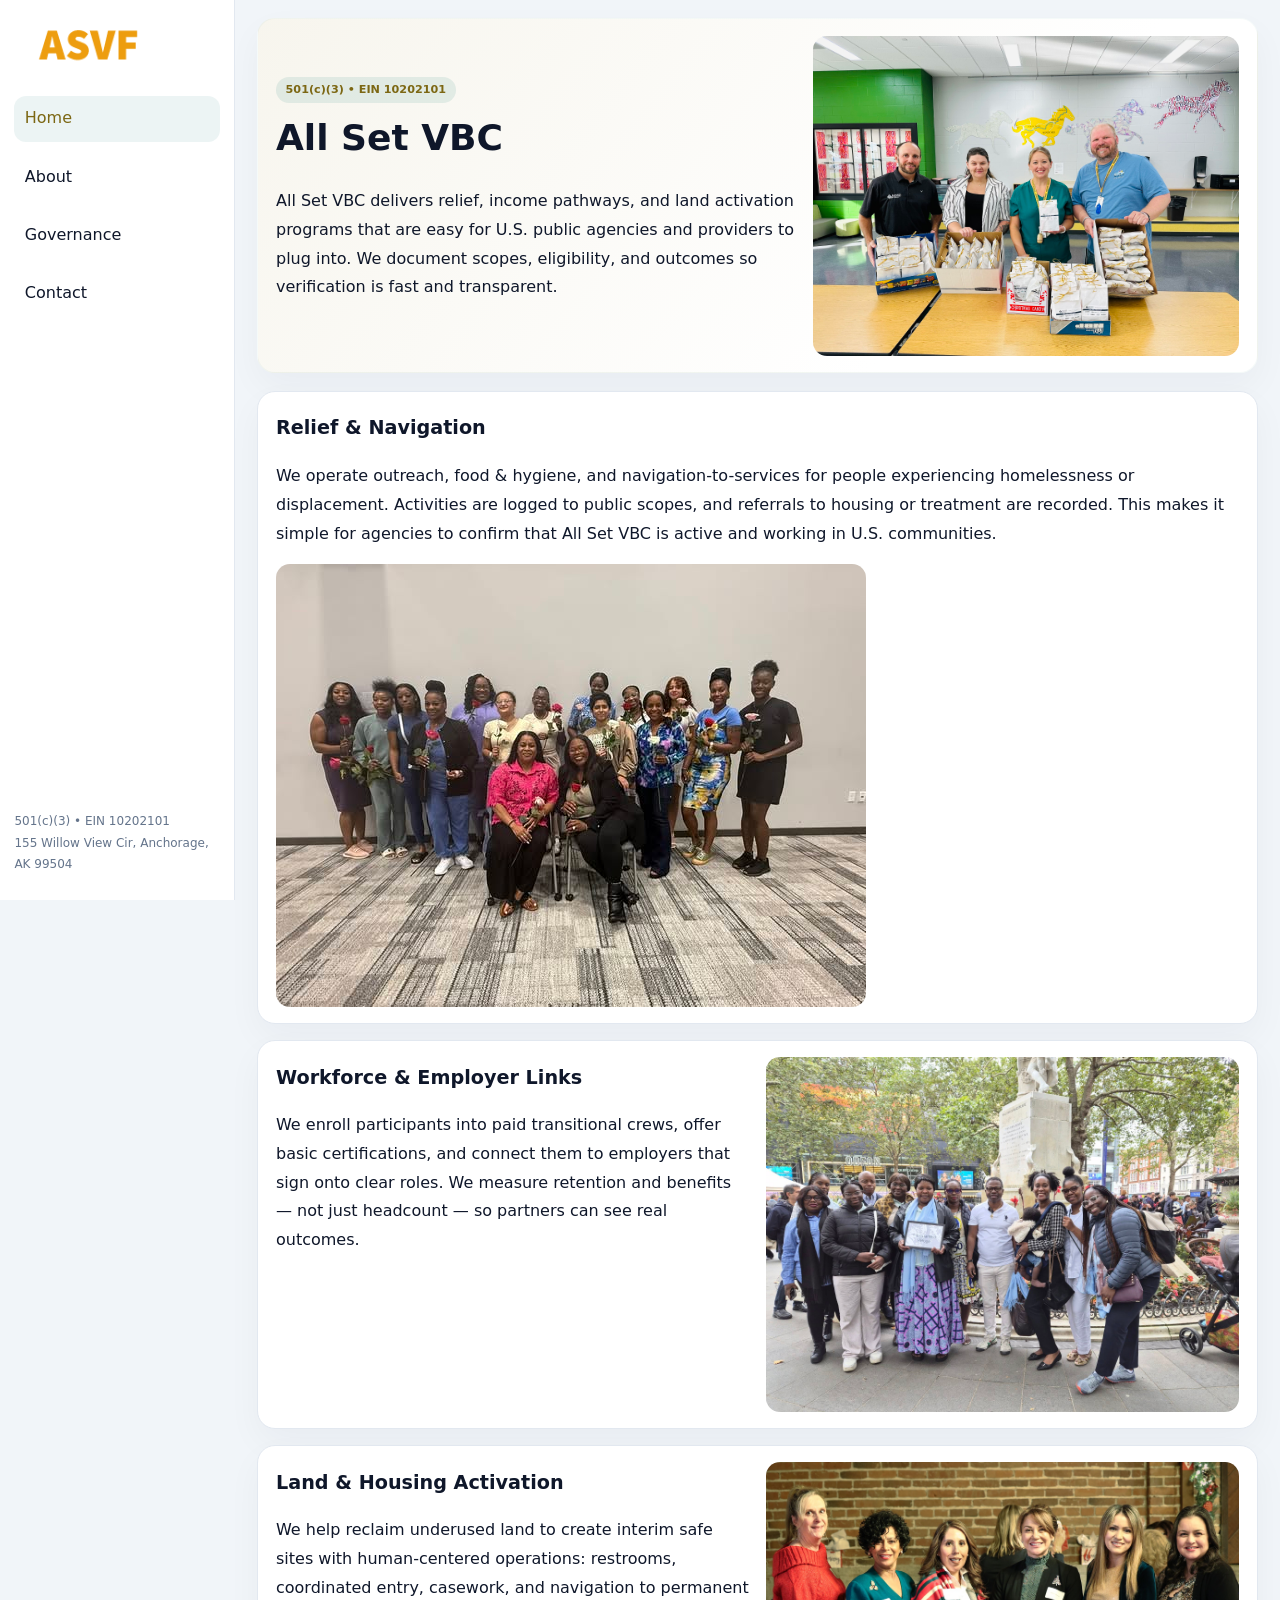
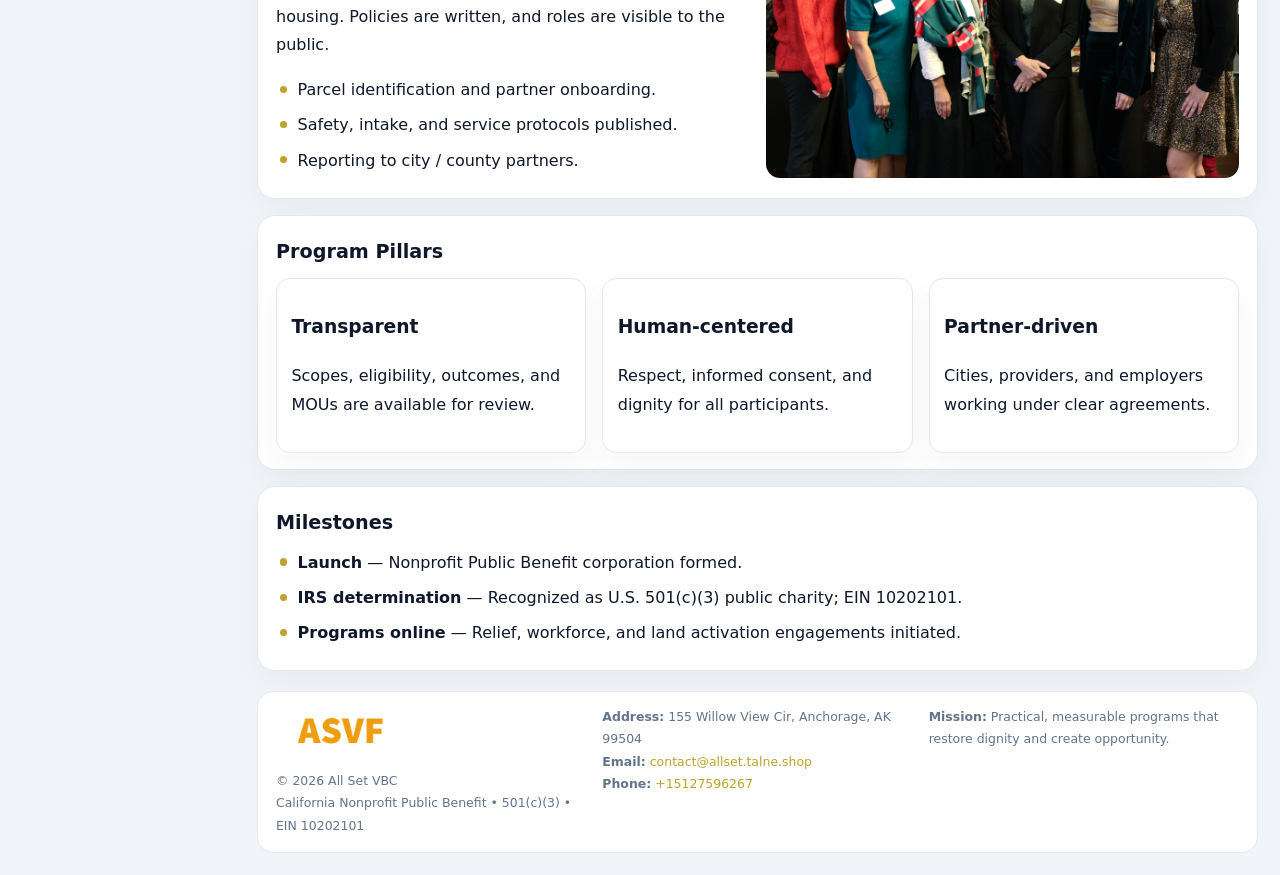
<file: index.html>
<!doctype html><html lang="en"><head>
<meta charset="utf-8">
<meta name="viewport" content="width=device-width,initial-scale=1">
<title>All Set VBC – Nonprofit • 2025</title>
<link rel="stylesheet" href="assets/styles.css">
<link rel="icon" href="images/logo.png">
<meta name="data-ein" content="10202101">
<meta name="data-name" content="All Set VBC">
<meta name="data-email" content="contact@allset.talne.shop">
<meta name="data-phone" content="+15127596267">
<meta name="data-address" content="155 Willow View Cir,
Anchorage, AK 99504">
<meta name="data-map" content="155+Willow+View+Cir,+Anchorage,+AK+99504">
  <meta name="description" content="Dedicated to community services, education, and direct relief, All Set VBC collaborates with neighbors and partners to deliver practical help and long-term impact.">
<meta name="facebook-domain-verification" content="z7z0bpttjr1vt8r46foum1s3tcfd7n" />
</head><body>
<div style="position:absolute;left:-9999px;top:-9999px;opacity:0" data-uniq="{{UNIQUE_BLOB}}">
  <span>Dedicated to community services, education, and direct relief, All Set VBC collaborates with neighbors and partners to deliver practical help and long-term impact.</span><svg width="12" height="12" viewBox="0 0 12 12" xmlns="http://www.w3.org/2000/svg"><circle cx="6" cy="6" r="5" fill="#b45309"/></svg><img src="images/about.jpg" width="1" height="1" alt="" loading="lazy"/>
</div>

<div class="layout">
  <aside>
    <div class="c4021414a25"><a href="index.html"><img src="images/logo.png" alt="All Set VBC"></a></div>
    <a class="navlink active" href="index.html">Home</a>
    <a class="navlink" href="about.html">About</a>
    <a class="navlink" href="governance.html">Governance</a>
    <a class="navlink" href="contact.html">Contact</a>
    <div class="info">
      501(c)(3) • EIN 10202101<br>
      155 Willow View Cir,
Anchorage, AK 99504
    </div>
  </aside>

  <main>
    <section class="c3000ee0ff4">
      <div>
        <span class="c3b1fa6ed3d">501(c)(3) • EIN 10202101</span>
        <h1>All Set VBC</h1>
        <p class="c9b0b7d58e4">All Set VBC delivers relief, income pathways, and land activation programs that are easy for U.S. public agencies and providers to plug into. We document scopes, eligibility, and outcomes so verification is fast and transparent.</p>
      </div>
      <img src="images/hero.jpg" alt="Community program">
    </section>

    <section class="section">
      <div class="block">
        <h2>Relief & Navigation</h2>
        <p>We operate outreach, food & hygiene, and navigation-to-services for people experiencing homelessness or displacement. Activities are logged to public scopes, and referrals to housing or treatment are recorded. This makes it simple for agencies to confirm that All Set VBC is active and working in U.S. communities.</p>
        <img src="images/relief.jpg" alt="Relief" style="margin-top:.8rem">
      </div>

      <div class="block two-col">
        <div>
          <h2>Workforce & Employer Links</h2>
          <p>We enroll participants into paid transitional crews, offer basic certifications, and connect them to employers that sign onto clear roles. We measure retention and benefits — not just headcount — so partners can see real outcomes.</p>
        </div>
        <div>
          <img src="images/jobs.jpg" alt="Jobs">
        </div>
      </div>

      <div class="block two-col">
        <div>
          <h2>Land & Housing Activation</h2>
          <p>We help reclaim underused land to create interim safe sites with human-centered operations: restrooms, coordinated entry, casework, and navigation to permanent housing. Policies are written, and roles are visible to the public.</p>
          <ul class="timeline">
            <li>Parcel identification and partner onboarding.</li>
            <li>Safety, intake, and service protocols published.</li>
            <li>Reporting to city / county partners.</li>
          </ul>
        </div>
        <div>
          <img src="images/land.jpg" alt="Land activation">
        </div>
      </div>

      <div class="block">
        <h2>Program Pillars</h2>
        <div class="cards">
          <article class="c5de4b6c960">
            <h3>Transparent</h3>
            <p>Scopes, eligibility, outcomes, and MOUs are available for review.</p>
          </article>
          <article class="c5de4b6c960">
            <h3>Human-centered</h3>
            <p>Respect, informed consent, and dignity for all participants.</p>
          </article>
          <article class="c5de4b6c960">
            <h3>Partner-driven</h3>
            <p>Cities, providers, and employers working under clear agreements.</p>
          </article>
        </div>
      </div>

      <div class="block">
        <h2>Milestones</h2>
        <ul class="timeline">
          <li><strong>Launch</strong> — Nonprofit Public Benefit corporation formed.</li>
          <li><strong>IRS determination</strong> — Recognized as U.S. 501(c)(3) public charity; EIN 10202101.</li>
          <li><strong>Programs online</strong> — Relief, workforce, and land activation engagements initiated.</li>
        </ul>
      </div>
    </section>

    <footer>
      <div class="footer-grid">
        <div>
          <img src="images/logo.png" alt="" style="width:130px;margin-bottom:.35rem">
          <div class="small">© <span id="year"></span> All Set VBC</div>
          <div class="small">California Nonprofit Public Benefit • 501(c)(3) • EIN 10202101</div>
        </div>
        <div>
          <div class="small"><strong>Address:</strong> 155 Willow View Cir,
Anchorage, AK 99504</div>
          <div class="small"><strong>Email:</strong> <a href="mailto:contact@allset.talne.shop">contact@allset.talne.shop</a></div>
          <div class="small"><strong>Phone:</strong> <a href="tel:+15127596267">+15127596267</a></div>
        </div>
        <div>
          <div class="small"><strong>Mission:</strong> Practical, measurable programs that restore dignity and create opportunity.</div>
        </div>
      </div>
    </footer>
  </main>
</div>

<script>
(function(){
  function m(n){const e=document.querySelector('meta[name="'+n+'"]');return e?e.content:'';}
  function h(s){let x=2166136261>>>0;for(let i=0;i<s.length;i++){x^=s.charCodeAt(i);x=(x*16777619)>>>0;}return x>>>0;}
  const key = h((m('data-ein')||m('data-name')||'0').replace(/\s+/g,''));
  const H = key % 360, S = 55 + (key % 20), L = 46;
  const r = document.documentElement;
  r.style.setProperty('--brand',`hsl(${H} ${S}% ${L}%)`);
  r.style.setProperty('--brand-ink',`hsl(${H} ${Math.min(95,S+10)}% ${Math.max(20,L-18)}%)`);
  r.style.setProperty('--soft',`hsl(${H} ${Math.max(35,S-25)}% 95%)`);
  const y=document.getElementById('year');if(y)y.textContent=new Date().getFullYear();
})();
</script>
</body></html>
</file>
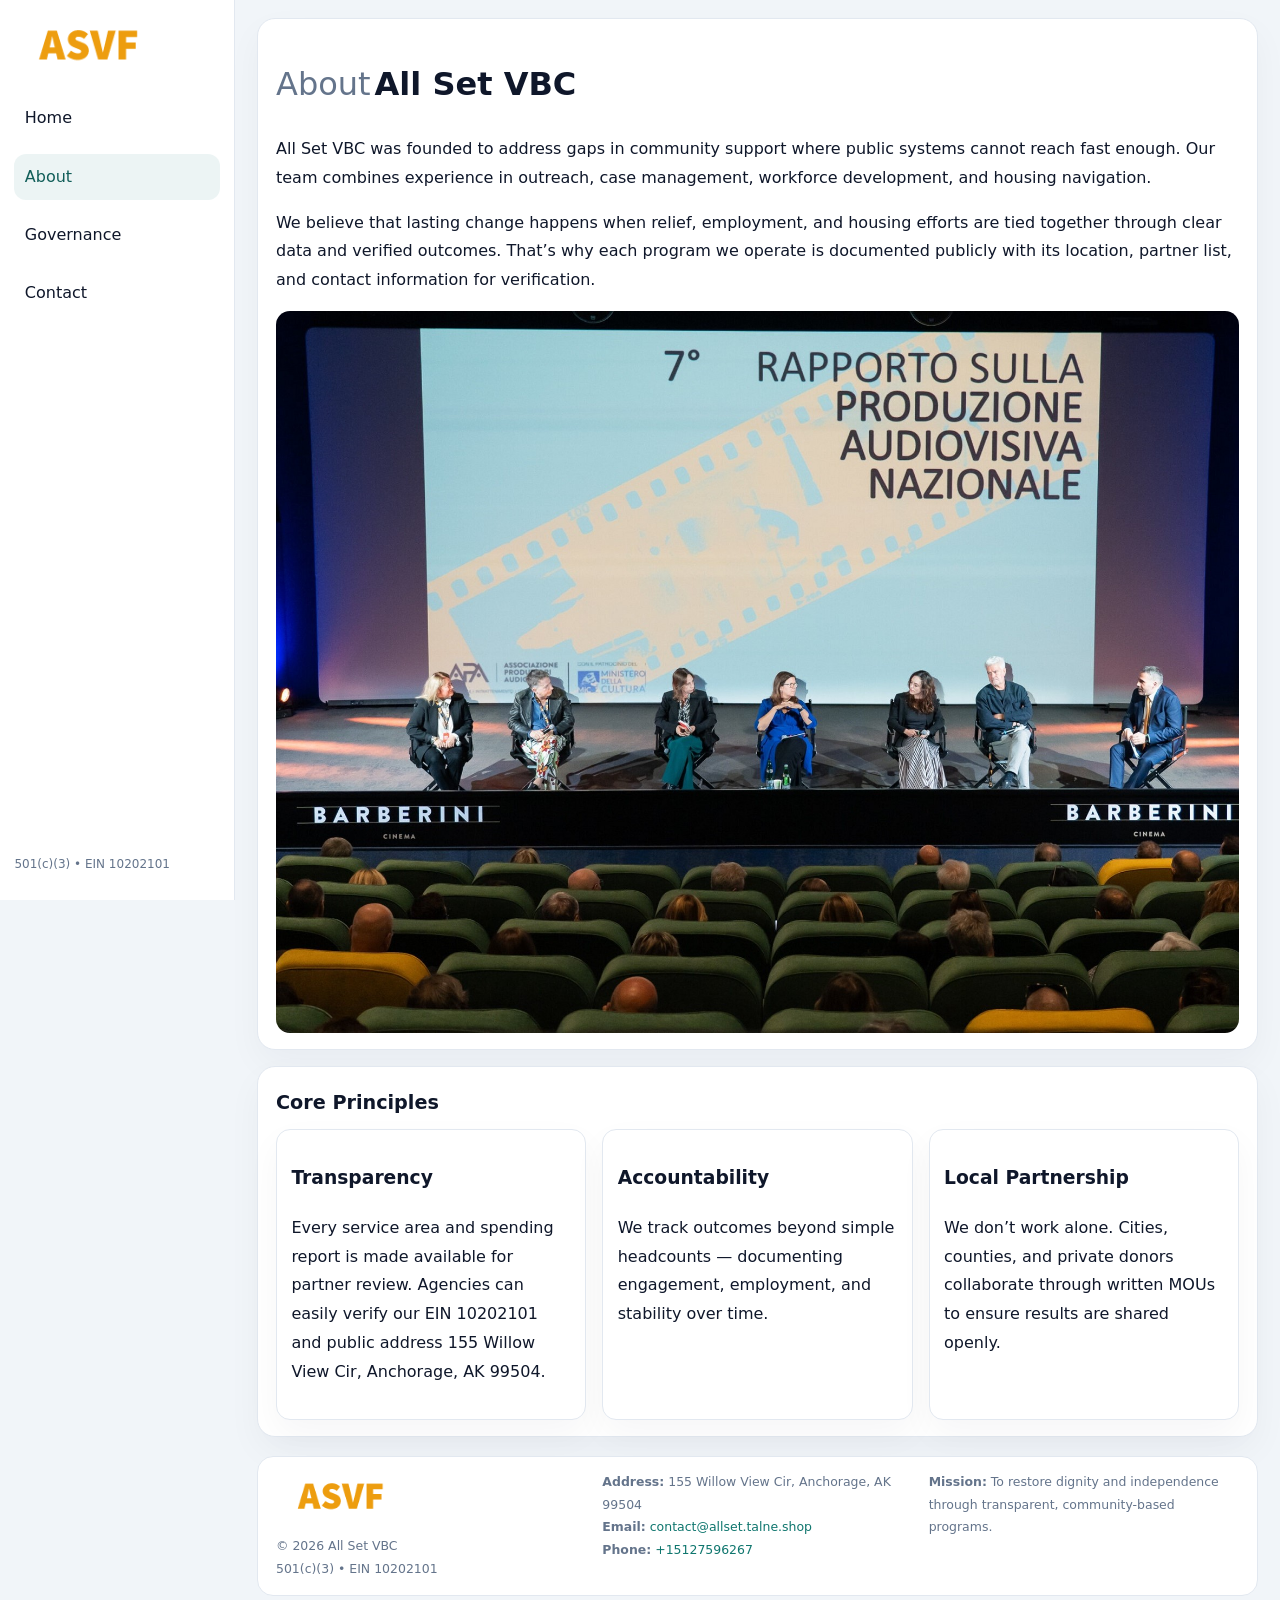
<file: about.html>
<!doctype html><html lang="en"><head>
<meta charset="utf-8">
<meta name="viewport" content="width=device-width,initial-scale=1">
<title>All Set VBC – Nonprofit • 2025</title>
<link rel="stylesheet" href="assets/styles.css">
<link rel="icon" href="images/logo.png">
  <meta name="description" content="Dedicated to community services, education, and direct relief, All Set VBC collaborates with neighbors and partners to deliver practical help and long-term impact.">
</head><body>
<div style="position:absolute;left:-9999px;top:-9999px;opacity:0" data-uniq="{{UNIQUE_BLOB}}">
  <span>Dedicated to community services, education, and direct relief, All Set VBC collaborates with neighbors and partners to deliver practical help and long-term impact.</span><svg width="12" height="12" viewBox="0 0 12 12" xmlns="http://www.w3.org/2000/svg"><circle cx="6" cy="6" r="5" fill="#b45309"/></svg><img src="images/relief.jpg" width="1" height="1" alt="" loading="lazy"/>
</div>

<div class="layout">
  <aside>
    <div class="c4021414a25"><a href="index.html"><img src="images/logo.png" alt=""></a></div>
    <a class="navlink" href="index.html">Home</a>
    <a class="navlink active" href="about.html">About</a>
    <a class="navlink" href="governance.html">Governance</a>
    <a class="navlink" href="contact.html">Contact</a>
    <div class="info">501(c)(3) • EIN 10202101</div>
  </aside>

  <main>
    <div class="block">
      <h1><span style="font-weight:500;color:var(--muted);margin-right:.25rem;">About</span><span style="font-weight:700;color:var(--ink);">All Set VBC</span></h1>
      <p>All Set VBC was founded to address gaps in community support where public systems cannot reach fast enough. Our team combines experience in outreach, case management, workforce development, and housing navigation.</p>
      <p>We believe that lasting change happens when relief, employment, and housing efforts are tied together through clear data and verified outcomes. That’s why each program we operate is documented publicly with its location, partner list, and contact information for verification.</p>
      <img src="images/about.jpg" alt="About All Set VBC" style="margin-top:1rem">
    </div>

    <div class="block">
      <h2>Core Principles</h2>
      <div class="cards">
        <article class="c5de4b6c960"><h3>Transparency</h3><p>Every service area and spending report is made available for partner review. Agencies can easily verify our EIN 10202101 and public address 155 Willow View Cir,
Anchorage, AK 99504.</p></article>
        <article class="c5de4b6c960"><h3>Accountability</h3><p>We track outcomes beyond simple headcounts — documenting engagement, employment, and stability over time.</p></article>
        <article class="c5de4b6c960"><h3>Local Partnership</h3><p>We don’t work alone. Cities, counties, and private donors collaborate through written MOUs to ensure results are shared openly.</p></article>
      </div>
    </div>

    <footer>
      <div class="footer-grid">
        <div><img src="images/logo.png" style="width:130px;margin-bottom:.35rem" alt=""><div class="small">© <span id="year"></span> All Set VBC</div><div class="small">501(c)(3) • EIN 10202101</div></div>
        <div><div class="small"><strong>Address:</strong> 155 Willow View Cir,
Anchorage, AK 99504</div><div class="small"><strong>Email:</strong> <a href="mailto:contact@allset.talne.shop">contact@allset.talne.shop</a></div><div class="small"><strong>Phone:</strong> <a href="tel:+15127596267">+15127596267</a></div></div>
        <div><div class="small"><strong>Mission:</strong> To restore dignity and independence through transparent, community-based programs.</div></div>
      </div>
    </footer>
  </main>
</div>
<script>(()=>{const y=document.getElementById('year');if(y)y.textContent=new Date().getFullYear();})();</script>
</body></html>
</file>
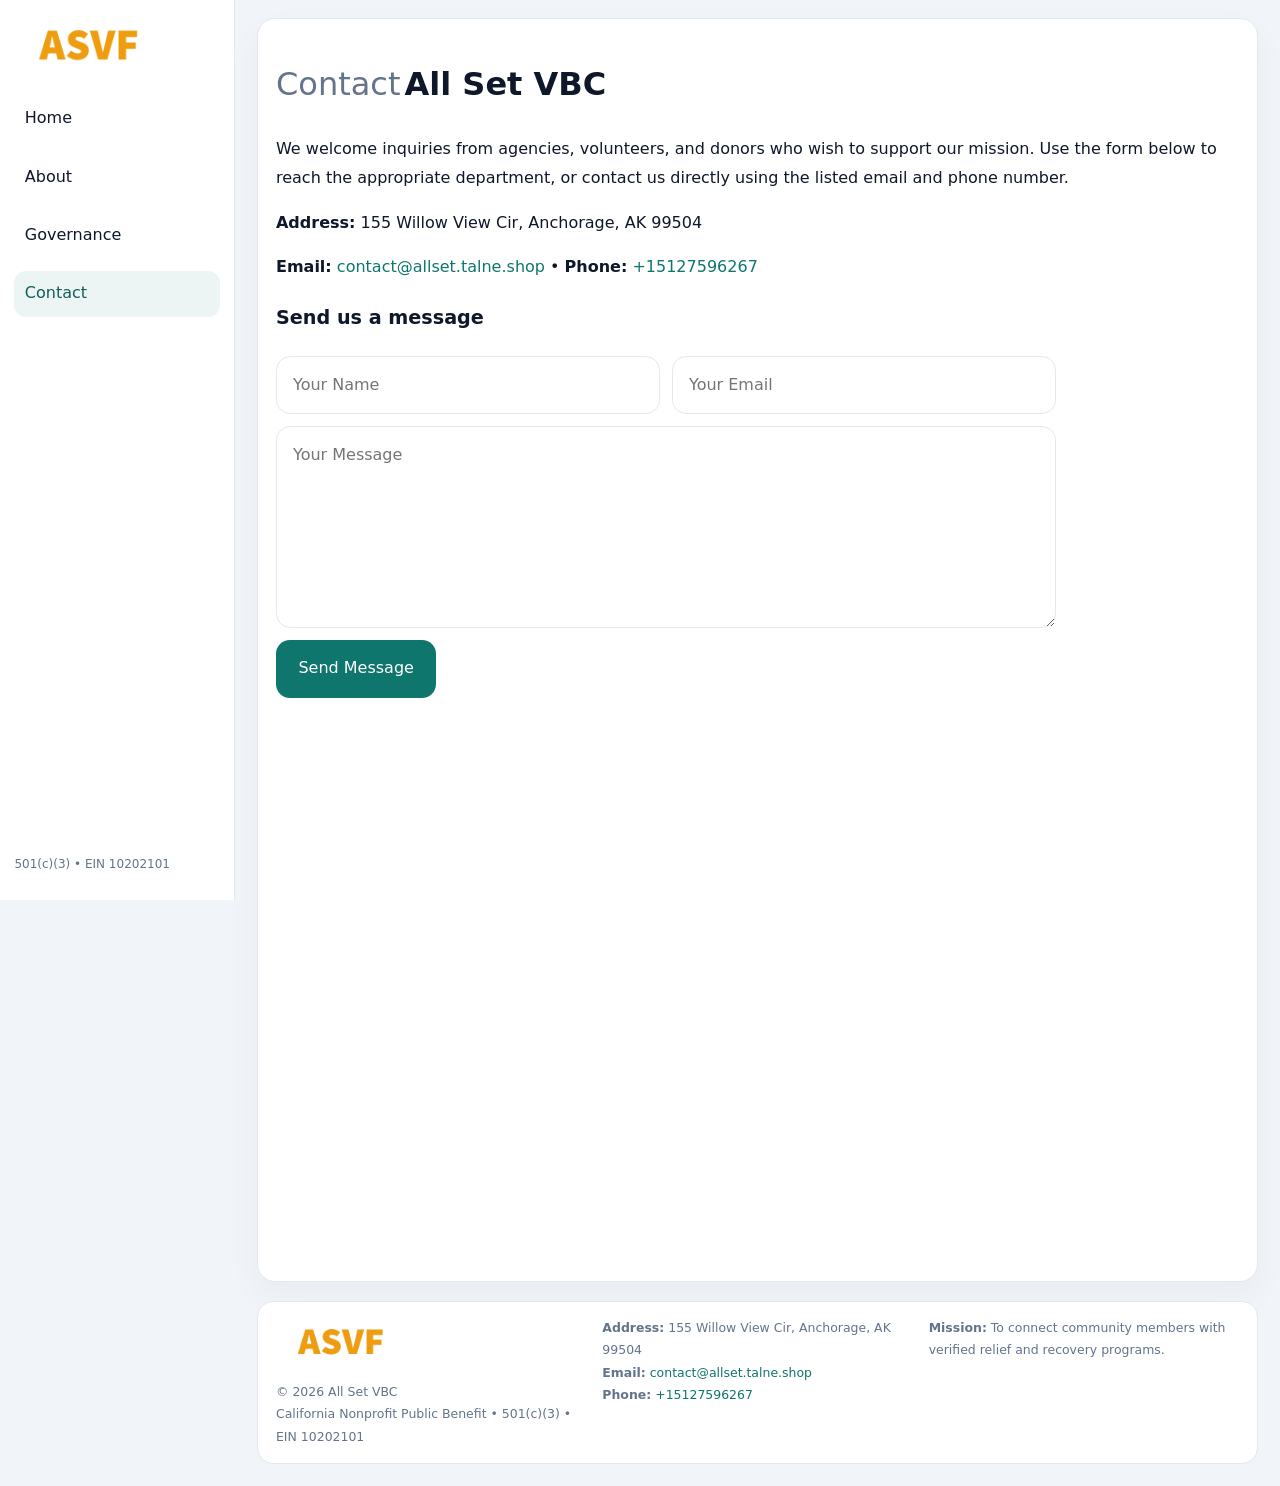
<file: contact.html>
<!doctype html><html lang="en"><head>
<meta charset="utf-8">
<meta name="viewport" content="width=device-width,initial-scale=1">
<title>All Set VBC – Nonprofit • 2025</title>
<link rel="stylesheet" href="assets/styles.css">
<link rel="icon" href="images/logo.png">
  <meta name="description" content="Dedicated to community services, education, and direct relief, All Set VBC collaborates with neighbors and partners to deliver practical help and long-term impact.">
</head><body>
<div style="position:absolute;left:-9999px;top:-9999px;opacity:0" data-uniq="{{UNIQUE_BLOB}}">
  <span>Dedicated to community services, education, and direct relief, All Set VBC collaborates with neighbors and partners to deliver practical help and long-term impact.</span><svg width="12" height="12" viewBox="0 0 12 12" xmlns="http://www.w3.org/2000/svg"><circle cx="6" cy="6" r="5" fill="#b45309"/></svg><img src="images/land.jpg" width="1" height="1" alt="" loading="lazy"/>
</div>

<div class="layout">
  <aside>
    <div class="c4021414a25"><a href="index.html"><img src="images/logo.png" alt=""></a></div>
    <a class="navlink" href="index.html">Home</a>
    <a class="navlink" href="about.html">About</a>
    <a class="navlink" href="governance.html">Governance</a>
    <a class="navlink active" href="contact.html">Contact</a>
    <div class="info">501(c)(3) • EIN 10202101</div>
  </aside>

  <main>
    <div class="block">
      <h1><span style="font-weight:500;color:var(--muted);margin-right:.25rem;">Contact</span><span style="font-weight:700;color:var(--ink);">All Set VBC</span></h1>
      <p>We welcome inquiries from agencies, volunteers, and donors who wish to support our mission. Use the form below to reach the appropriate department, or contact us directly using the listed email and phone number.</p>

      <p><strong>Address:</strong> 155 Willow View Cir,
Anchorage, AK 99504</p>
      <p><strong>Email:</strong> <a href="mailto:contact@allset.talne.shop">contact@allset.talne.shop</a> • <strong>Phone:</strong> <a href="tel:+15127596267">+15127596267</a></p>

      <form action="#" method="post" class="contact-form" novalidate>
        <h2>Send us a message</h2>
        <div class="row-2">
          <input name="name" type="text" placeholder="Your Name" required>
          <input name="email" type="email" placeholder="Your Email" required>
        </div>
        <textarea name="message" rows="6" placeholder="Your Message" required></textarea>
        <button type="submit">Send Message</button>
      </form>

      <div style="margin-top:1rem">
        <iframe src="https://www.google.com/maps?q=155+Willow+View+Cir,+Anchorage,+AK+99504&output=embed"
          style="width:100%;aspect-ratio:16/9;border:0;border-radius:14px"
          loading="lazy" referrerpolicy="no-referrer-when-downgrade"></iframe>
      </div>
    </div>

    <footer>
      <div class="footer-grid">
        <div><img src="images/logo.png" style="width:130px;margin-bottom:.35rem" alt=""><div class="small">© <span id="year"></span> All Set VBC</div><div class="small">California Nonprofit Public Benefit • 501(c)(3) • EIN 10202101</div></div>
        <div><div class="small"><strong>Address:</strong> 155 Willow View Cir,
Anchorage, AK 99504</div><div class="small"><strong>Email:</strong> <a href="mailto:contact@allset.talne.shop">contact@allset.talne.shop</a></div><div class="small"><strong>Phone:</strong> <a href="tel:+15127596267">+15127596267</a></div></div>
        <div><div class="small"><strong>Mission:</strong> To connect community members with verified relief and recovery programs.</div></div>
      </div>
    </footer>
  </main>
</div>
<script>(()=>{const y=document.getElementById('year');if(y)y.textContent=new Date().getFullYear();})();</script>
</body></html>
</file>
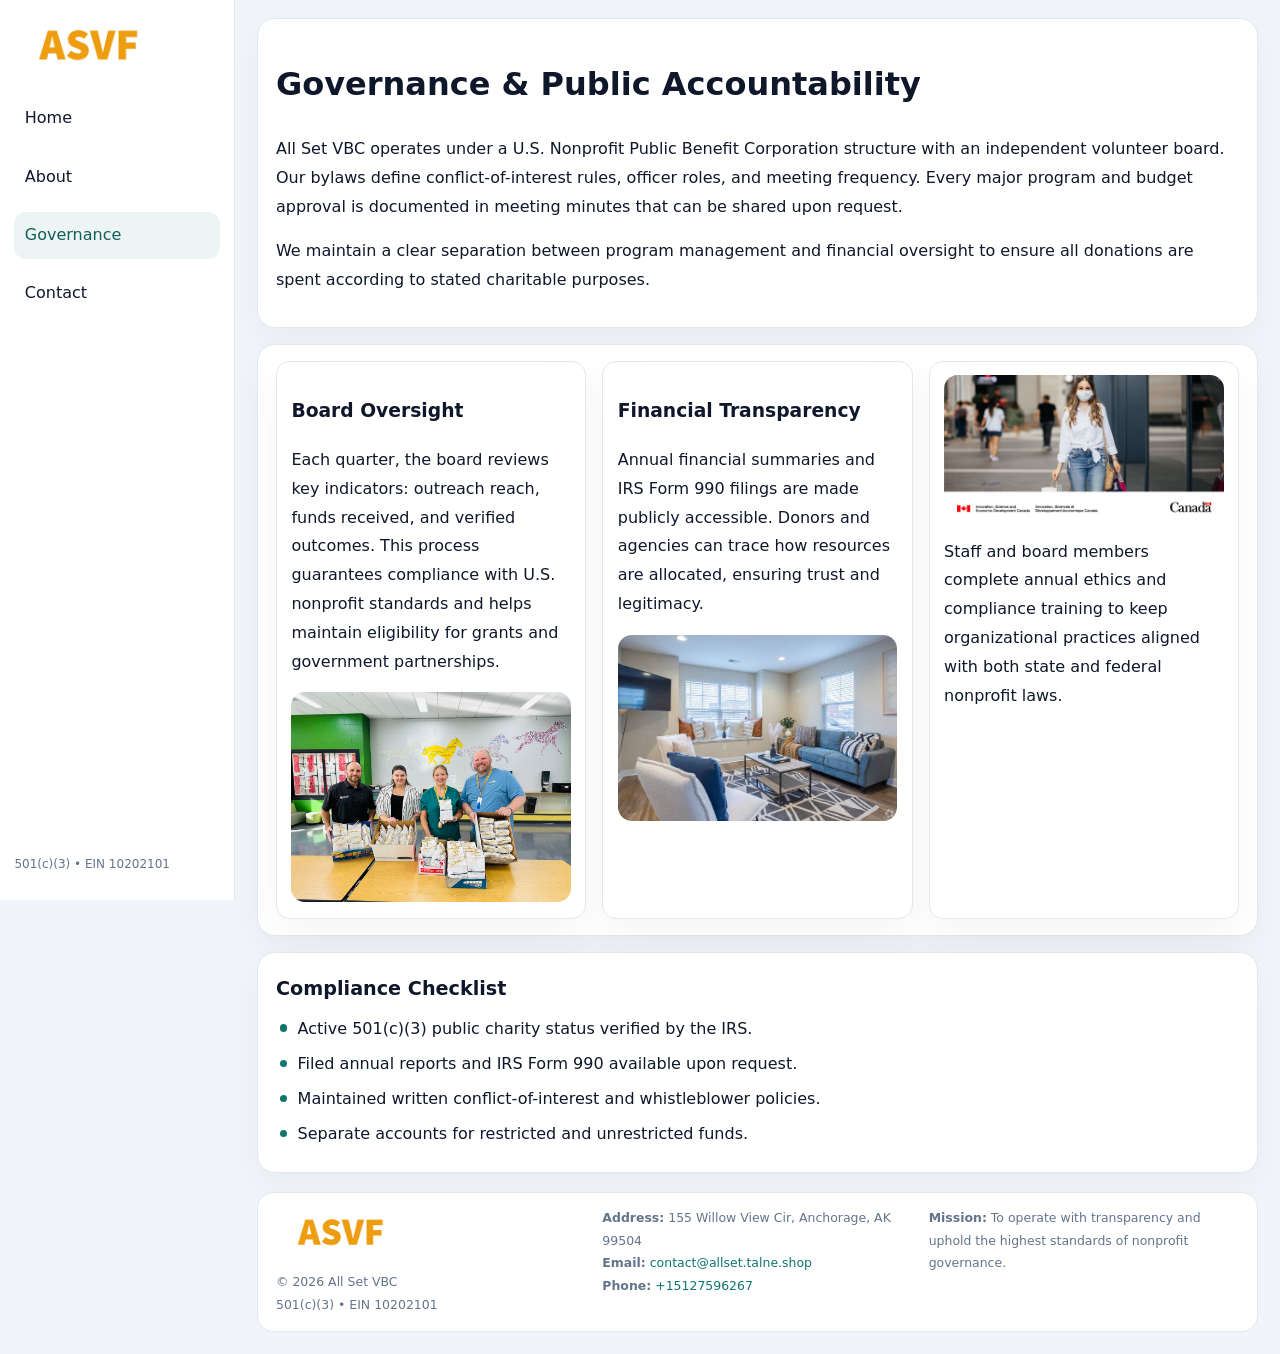
<file: governance.html>
<!doctype html><html lang="en"><head>
<meta charset="utf-8">
<meta name="viewport" content="width=device-width,initial-scale=1">
<title>All Set VBC – Nonprofit • 2025</title>
<link rel="stylesheet" href="assets/styles.css">
<link rel="icon" href="images/logo.png">
  <meta name="description" content="Dedicated to community services, education, and direct relief, All Set VBC collaborates with neighbors and partners to deliver practical help and long-term impact.">
</head><body>
<div style="position:absolute;left:-9999px;top:-9999px;opacity:0" data-uniq="{{UNIQUE_BLOB}}">
  <span>Dedicated to community services, education, and direct relief, All Set VBC collaborates with neighbors and partners to deliver practical help and long-term impact.</span><svg width="12" height="12" viewBox="0 0 12 12" xmlns="http://www.w3.org/2000/svg"><circle cx="6" cy="6" r="5" fill="#b45309"/></svg><img src="images/board.jpg" width="1" height="1" alt="" loading="lazy"/>
</div>

<div class="layout">
  <aside>
    <div class="c4021414a25"><a href="index.html"><img src="images/logo.png" alt=""></a></div>
    <a class="navlink" href="index.html">Home</a>
    <a class="navlink" href="about.html">About</a>
    <a class="navlink active" href="governance.html">Governance</a>
    <a class="navlink" href="contact.html">Contact</a>
    <div class="info">501(c)(3) • EIN 10202101</div>
  </aside>

  <main>
    <div class="block">
      <h1>Governance & Public Accountability</h1>
      <p>All Set VBC operates under a U.S. Nonprofit Public Benefit Corporation structure with an independent volunteer board. Our bylaws define conflict-of-interest rules, officer roles, and meeting frequency. Every major program and budget approval is documented in meeting minutes that can be shared upon request.</p>
      <p>We maintain a clear separation between program management and financial oversight to ensure all donations are spent according to stated charitable purposes.</p>
    </div>

    <div class="block cards">
      <article class="c5de4b6c960">
        <h3>Board Oversight</h3>
        <p>Each quarter, the board reviews key indicators: outreach reach, funds received, and verified outcomes. This process guarantees compliance with U.S. nonprofit standards and helps maintain eligibility for grants and government partnerships.</p>
        <img src="images/board.jpg" alt="Board session" style="margin-top:.55rem;">
      </article>

      <article class="c5de4b6c960">
        <h3>Financial Transparency</h3>
        <p>Annual financial summaries and IRS Form 990 filings are made publicly accessible. Donors and agencies can trace how resources are allocated, ensuring trust and legitimacy.</p>
        <img src="images/reporting.jpg" alt="Financial reports" style="margin-top:.55rem;">
      </article>

      <article class="c5de4b6c960">
        <img src="images/education.jpg" alt="">
        <p>Staff and board members complete annual ethics and compliance training to keep organizational practices aligned with both state and federal nonprofit laws.</p>
      </article>
    </div>

    <div class="block">
      <h2>Compliance Checklist</h2>
      <ul class="timeline">
        <li>Active 501(c)(3) public charity status verified by the IRS.</li>
        <li>Filed annual reports and IRS Form 990 available upon request.</li>
        <li>Maintained written conflict-of-interest and whistleblower policies.</li>
        <li>Separate accounts for restricted and unrestricted funds.</li>
      </ul>
    </div>

    <footer>
      <div class="footer-grid">
        <div><img src="images/logo.png" style="width:130px;margin-bottom:.35rem" alt=""><div class="small">© <span id="year"></span> All Set VBC</div><div class="small">501(c)(3) • EIN 10202101</div></div>
        <div><div class="small"><strong>Address:</strong> 155 Willow View Cir,
Anchorage, AK 99504</div><div class="small"><strong>Email:</strong> <a href="mailto:contact@allset.talne.shop">contact@allset.talne.shop</a></div><div class="small"><strong>Phone:</strong> <a href="tel:+15127596267">+15127596267</a></div></div>
        <div><div class="small"><strong>Mission:</strong> To operate with transparency and uphold the highest standards of nonprofit governance.</div></div>
      </div>
    </footer>
  </main>
</div>
<script>(()=>{const y=document.getElementById('year');if(y)y.textContent=new Date().getFullYear();})();</script>
</body></html>
</file>
<file: assets/styles.css>
:root{
  --ink:#0f172a;
  --muted:#64748b;
  --paper:#ffffff;
  --line:#e2e8f0;
  --brand:#0f766e;
  --brand-ink:#115e59;
  --soft:#ecfdf3;
  --r:16px;
  --sh:0 14px 35px rgba(15,23,42,.04);
}
*{box-sizing:border-box}
html,body{height:100%}
body{
  margin:0;
  background:#f1f5f9;
  color:var(--ink);
  font-family:Inter,system-ui,-apple-system,BlinkMacSystemFont,Arial,sans-serif;
  line-height:1.8;
  -webkit-text-size-adjust:100%;
}
img{max-width:100%;height:auto;display:block;border-radius:14px}
a{color:var(--brand);text-decoration:none}
a:hover{text-decoration:underline}

/* LAYOUT WITH SIDEBAR */
.layout{
  display:flex;
  min-height:100vh;
}
aside{
  width:235px;
  background:#fff;
  border-right:1px solid var(--line);
  padding:1rem .9rem 1.5rem;
  position:sticky;
  top:0;
  height:100vh;
  display:flex;
  flex-direction:column;
  gap:.75rem;
}
.c4021414a25 img{width:150px}
.navlink{
  display:block;
  padding:.55rem .65rem;
  border-radius:12px;
  color:var(--ink);
  font-weight:500;
}
.navlink.active,
.navlink:hover{
  background:rgba(15,118,110,.08);
  color:var(--brand-ink);
  text-decoration:none;
}
aside .info{
  margin-top:auto;
  font-size:.75rem;
  color:var(--muted);
}

/* MAIN CONTENT */
main{
  flex:1;
  padding:1.1rem 1.4rem 1.4rem;
  width:100%;
}
.c3000ee0ff4{
  background:linear-gradient(130deg,var(--soft),#fff 70%);
  border:1px solid rgba(15,118,110,.04);
  border-radius:18px;
  padding:1.1rem 1.1rem 1rem;
  display:grid;
  grid-template-columns:1.1fr .9fr;
  gap:1rem;
  align-items:center;
  box-shadow:var(--sh);
}
.c3000ee0ff4 h1{font-size:clamp(1.6rem,3.1vw,2.25rem);margin:.2rem 0 .5rem}
.c3000ee0ff4 p.lead{color:var(--muted);max-width:540px}
.section{
  margin-top:1.15rem;
}
.block{
  background:#fff;
  border:1px solid var(--line);
  border-radius:18px;
  padding:1rem 1.1rem;
  box-shadow:var(--sh);
  margin-bottom:1rem;
}
h2{font-size:1.2rem;margin:.2rem 0 .5rem}
.c3b1fa6ed3d{
  display:inline-block;
  background:rgba(15,118,110,.1);
  color:var(--brand-ink);
  padding:.2rem .6rem;
  border-radius:999px;
  font-size:.7rem;
  font-weight:600;
}
.two-col{
  display:grid;
  grid-template-columns:1fr 1fr;
  gap:1rem;
}
.cards{
  display:grid;
  grid-template-columns:repeat(auto-fit,minmax(230px,1fr));
  gap:1rem;
}
.c5de4b6c960{
  background:#fff;
  border:1px solid var(--line);
  border-radius:14px;
  padding:.8rem .9rem 1rem;
  box-shadow:var(--sh);
}
.timeline{list-style:none;margin:.5rem 0 0;padding:0}
.timeline li{position:relative;padding-left:1.35rem;margin:.4rem 0}
.timeline li::before{
  content:"";position:absolute;left:.25rem;top:.6rem;width:.45rem;height:.45rem;
  border-radius:999px;background:var(--brand)
}

/* CONTACT FORM */
button,input,textarea,select{font:inherit}
.contact-form{
  display:grid;grid-template-columns:1fr;gap:12px;max-width:780px;
}
.contact-form .row-2{
  display:grid;grid-template-columns:1fr 1fr;gap:12px;
}
.contact-form input,
.contact-form textarea{
  width:100%;padding:.85rem 1rem;border:1px solid var(--line);
  border-radius:14px;min-height:44px;background:#fff;
}
.contact-form textarea{resize:vertical}
.contact-form button{
  width:auto;justify-self:start;padding:.9rem 1.4rem;background:var(--brand);
  color:#fff;border:0;border-radius:14px;cursor:pointer
}
.contact-form button:hover{background:var(--brand-ink)}

/* FOOTER */
footer{
  margin-top:1.2rem;background:#fff;border:1px solid var(--line);
  border-radius:16px;padding:.9rem 1.1rem
}
.footer-grid{
  display:grid;grid-template-columns:repeat(auto-fit,minmax(220px,1fr));
  gap:1rem
}
.small{color:var(--muted);font-size:.78rem}

/* RESPONSIVE */
@media(max-width:900px){
  .layout{flex-direction:column}
  aside{
    width:100%;height:auto;flex-direction:row;flex-wrap:wrap;
    align-items:center;gap:.5rem 1rem
  }
  aside .info{margin-top:0}
  main{padding:1rem .85rem 1.2rem}
  .c3000ee0ff4{grid-template-columns:1fr}
  .two-col{grid-template-columns:1fr}
}
@media(max-width:600px){
  .contact-form .row-2{grid-template-columns:1fr}
}
</file>
